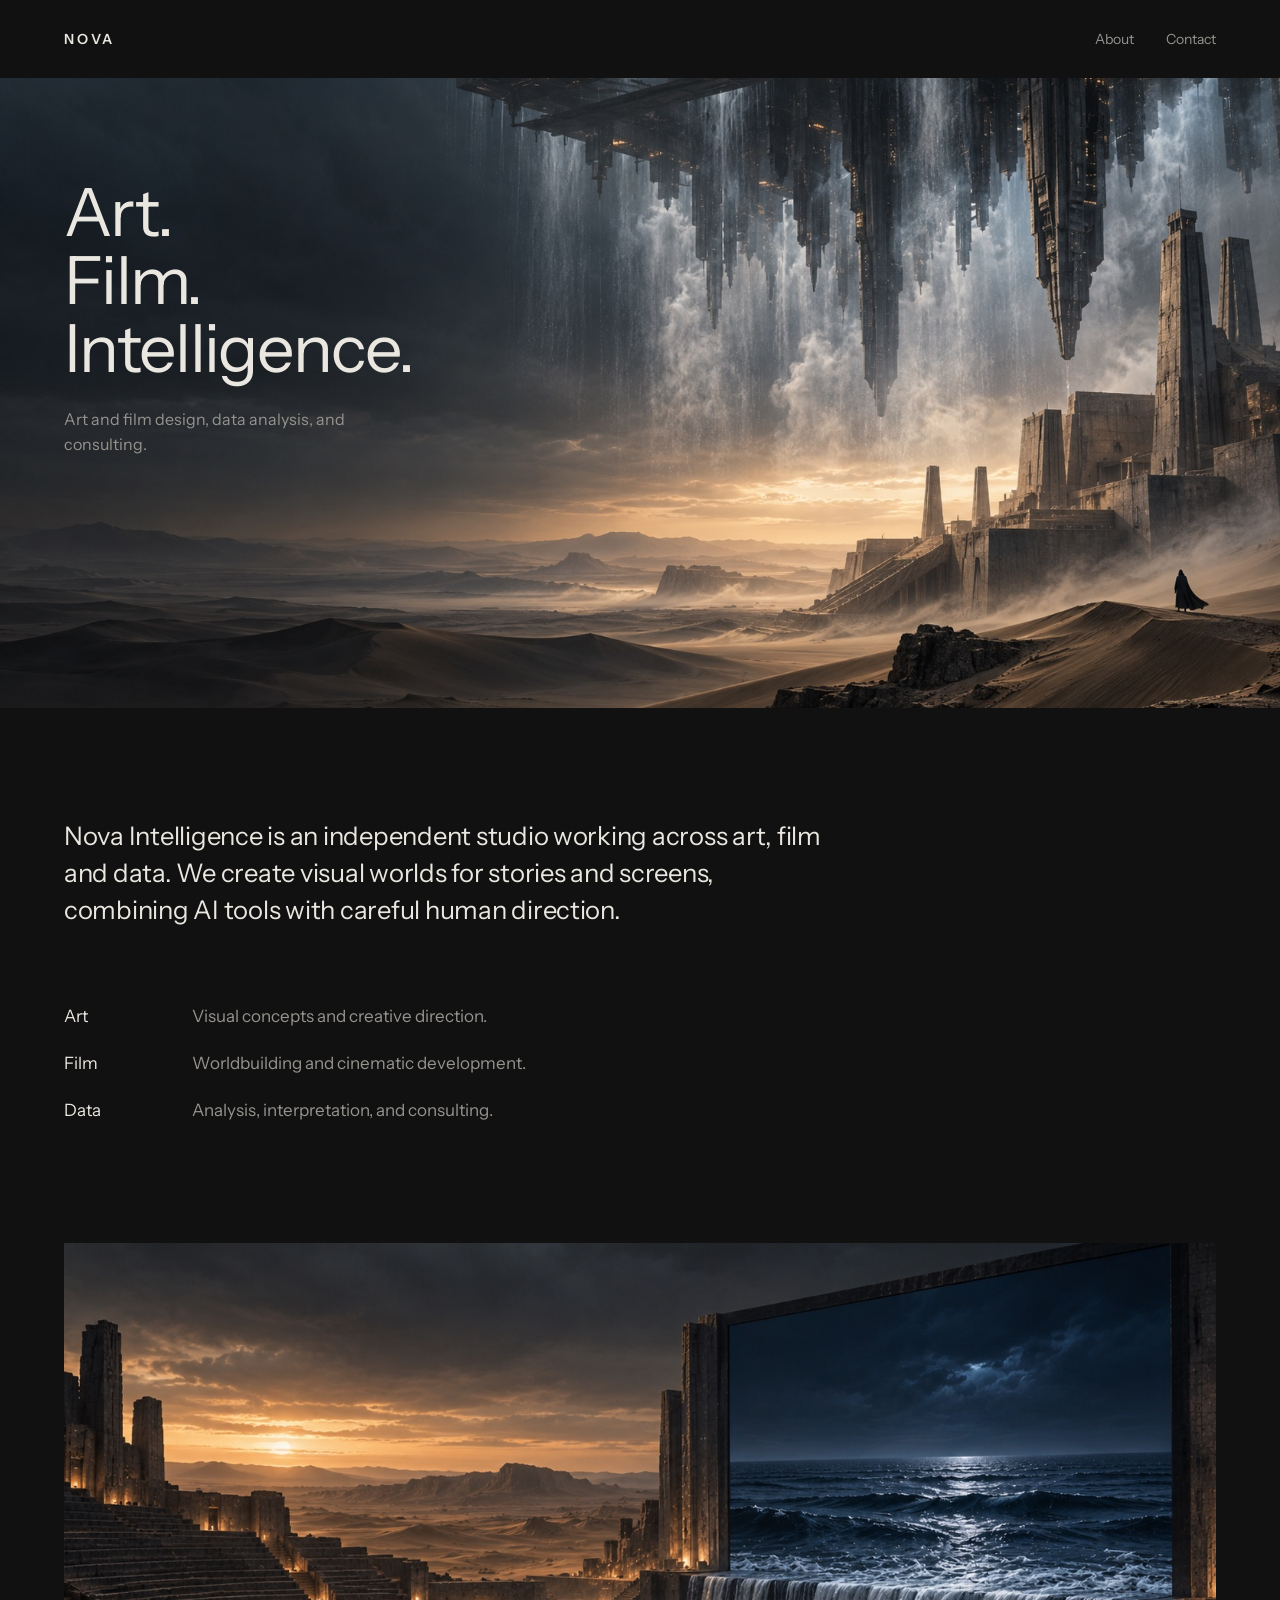
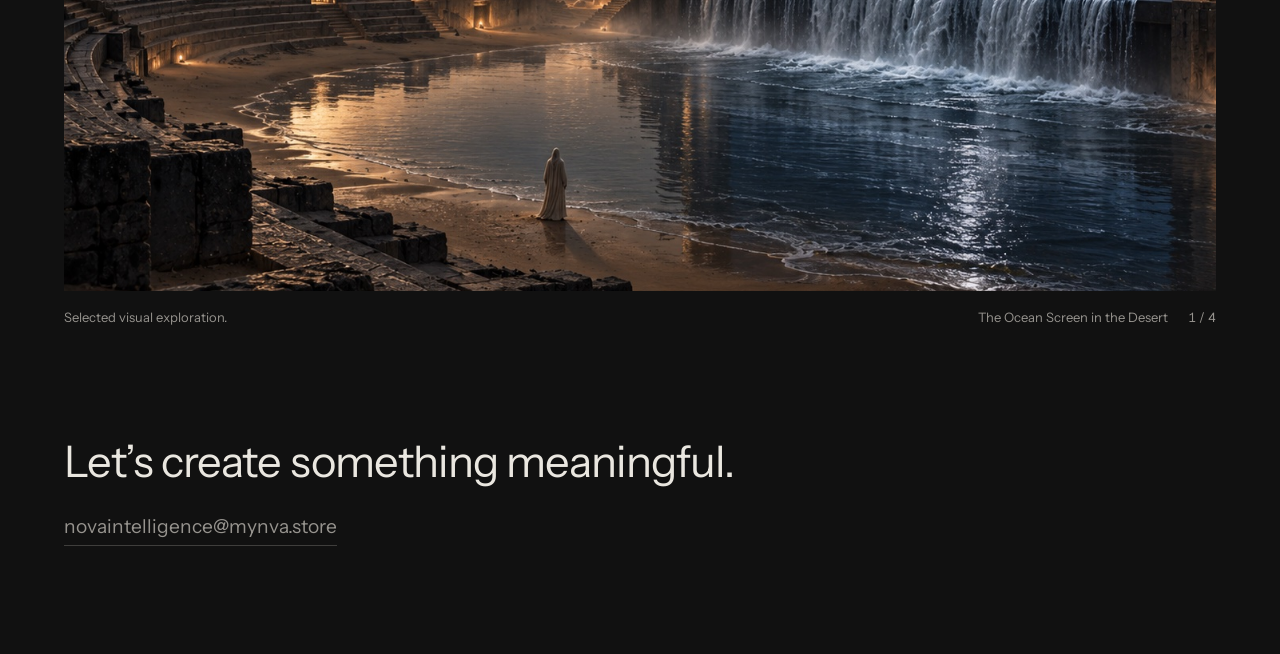
<file: index.html>
<!DOCTYPE html>
<html lang="en">
<head>
  <meta charset="utf-8">
  <meta name="viewport" content="width=device-width, initial-scale=1">
  <title>Nova Intelligence — Art. Film. Intelligence.</title>
  <meta name="description" content="Art and film design, data analysis, and consulting.">
  <meta property="og:title" content="Nova Intelligence">
  <meta property="og:description" content="Art. Film. Intelligence.">
  <meta property="og:url" content="https://mynva.store/">
  <meta property="og:type" content="website">
  <meta property="og:image" content="https://mynva.store/assets/img/inverted-rain-city.jpg">
  <meta name="theme-color" content="#111111">
  <link rel="icon" href="favicon.svg" type="image/svg+xml">
  <link rel="preconnect" href="https://fonts.googleapis.com">
  <link rel="preconnect" href="https://fonts.gstatic.com" crossorigin>
  <link href="https://fonts.googleapis.com/css2?family=Instrument+Sans:wght@400;500;600&display=swap" rel="stylesheet">
  <link rel="stylesheet" href="style.css?v=4">
</head>
<body>
  <header class="nav">
    <a class="brand" href="#top">NOVA</a>
    <nav aria-label="Main">
      <a href="#about">About</a>
      <a href="#contact">Contact</a>
    </nav>
  </header>

  <main id="top">
    <section class="hero">
      <img class="fade" src="assets/img/inverted-rain-city.jpg" width="1672" height="941" fetchpriority="high"
           alt="An upside-down city hangs from storm clouds above a desert, pouring rain; a cloaked figure stands on a dune before a stone citadel.">
      <div class="hero-text">
        <h1><span>Art.</span> <span>Film.</span> <span>Intelligence.</span></h1>
        <p>Art and film design, data analysis, and consulting.</p>
      </div>
    </section>

    <section class="about" id="about">
      <p class="intro">Nova Intelligence is an independent studio working across art, film and data. We create visual worlds for stories and screens, combining AI tools with careful human direction.</p>
      <dl class="services">
        <div><dt>Art</dt><dd>Visual concepts and creative direction.</dd></div>
        <div><dt>Film</dt><dd>Worldbuilding and cinematic development.</dd></div>
        <div><dt>Data</dt><dd>Analysis, interpretation, and consulting.</dd></div>
      </dl>
    </section>

    <!-- Gallery: on desktop the cursor's horizontal position slides through the images; on touch screens, swipe. -->
    <figure class="gallery">
      <div class="viewport fade" tabindex="0" role="region" aria-roledescription="carousel" aria-label="Selected visual exploration. Use the arrow keys to browse.">
        <div class="track">
          <div class="slide"><img src="assets/img/ocean-theatre.jpg" width="1672" height="941" loading="lazy" data-title="The Ocean Screen in the Desert"
               alt="A stone amphitheatre in the desert at dusk faces a giant frame holding a stormy ocean; the sea spills out as a waterfall onto the sand, where a lone hooded figure stands."></div>
          <div class="slide"><img src="assets/img/folded-rain-city.jpg" width="1672" height="941" loading="lazy" data-title="The Folded Rain City"
               alt="A rain-soaked city at night whose road curves up and folds into a vertical wall of towers, lit by warm lamps."></div>
          <div class="slide"><img src="assets/img/order-from-sand.jpg" width="1672" height="941" loading="lazy" data-title="Order Emerging from Sand"
               alt="A rippled sheet of sand floats between dark stone pillars, grains falling from its edges, with a desert sunset beyond."></div>
          <div class="slide"><img src="assets/img/fractured-stone.jpg" width="1672" height="940" loading="lazy" data-title="Civilization Within a Fractured Stone"
               alt="A broken stone resting on a plinth reveals a vast city of towers and bridges inside it."></div>
        </div>
      </div>
      <figcaption>
        <span>Selected visual exploration.</span>
        <span class="now" aria-live="polite"><span class="now-title">The Ocean Screen in the Desert</span><span class="now-count">1 / 4</span></span>
      </figcaption>
    </figure>

    <section class="contact" id="contact">
      <h2>Let’s create something meaningful.</h2>
      <a href="mailto:novaintelligence@mynva.store">novaintelligence@mynva.store</a>
    </section>
  </main>

  <script src="main.js?v=4"></script>
</body>
</html>
</file>
<file: style.css>
/* Nova Intelligence — a short art portfolio: two images, a lot of space, a few words.
   One sans-serif; hierarchy comes from size alone. */

:root {
  --bg: #111111;
  --text: #EAE7E0;
  --muted: #96938E;
  --font: "Instrument Sans", "Helvetica Neue", Arial, sans-serif;
  --pad: clamp(20px, 5vw, 72px);
  --gap: clamp(56px, 8.5vw, 128px); /* space between blocks: ~120px on desktop, ~56–72px on phones */
}

*, *::before, *::after { box-sizing: border-box; margin: 0; padding: 0; }
html { background: var(--bg); color: var(--text); -webkit-text-size-adjust: 100%; scroll-behavior: smooth; }
body { font-family: var(--font); font-size: 17px; line-height: 1.6; -webkit-font-smoothing: antialiased; }
img { display: block; max-width: 100%; height: auto; }
a { color: inherit; text-decoration: none; transition: color .3s ease, border-color .3s ease; }
h1, h2 { font-weight: 400; }
:focus-visible { outline: 1px solid var(--text); outline-offset: 4px; }
::selection { background: var(--text); color: var(--bg); }

/* navigation */
.nav { display: flex; align-items: center; justify-content: space-between; padding: 28px var(--pad); font-size: 14px; }
.brand { font-weight: 600; letter-spacing: .24em; }
.nav nav { display: flex; gap: 32px; }
.nav nav a { color: var(--muted); }
.nav nav a:hover { color: var(--text); }

/* first screen */
.hero { position: relative; height: 70vh; height: 70svh; min-height: 440px; overflow: hidden; }
.hero img { width: 100%; height: 100%; object-fit: cover; object-position: 50% 35%; }
.hero-text { position: absolute; left: var(--pad); top: 16%; max-width: 36%; }
.hero h1 { font-size: clamp(40px, 5.2vw, 80px); line-height: 1.02; letter-spacing: -.025em; }
.hero h1 span { display: block; }
.hero-text p { margin-top: 24px; max-width: 22em; font-size: 16px; color: var(--muted); }

/* studio */
.about { padding: var(--gap) var(--pad) 0; }
.intro { max-width: 30em; font-size: clamp(21px, 2vw, 28px); line-height: 1.45; letter-spacing: -.01em; }
.services { margin-top: clamp(40px, 5vw, 64px); max-width: 640px; }
.services div { display: grid; grid-template-columns: 112px 1fr; gap: 16px; padding: 10px 0; }
.services dd { color: var(--muted); }

/* gallery: the cursor slides the track (main.js); each image drifts slightly inside its frame for depth */
.gallery { padding: var(--gap) var(--pad) 0; }
.viewport { position: relative; overflow: hidden; aspect-ratio: 1672 / 941; background: #0c0c0c; }
.track { display: flex; gap: 16px; height: 100%; will-change: transform; }
.slide { position: relative; flex: 0 0 100%; height: 100%; overflow: hidden; }
.slide img { position: absolute; top: 0; left: -8%; width: 116%; max-width: none; height: 100%; object-fit: cover; will-change: transform; }
.gallery figcaption { display: flex; justify-content: space-between; gap: 16px; margin-top: 16px; font-size: 13px; color: var(--muted); }
.now { display: flex; gap: 20px; text-align: right; }
.now-count { font-variant-numeric: tabular-nums; }

/* touch screens: native swipe with snapping */
@media (hover: none), (pointer: coarse) {
  .viewport { overflow-x: auto; scroll-snap-type: x mandatory; overscroll-behavior-x: contain; scrollbar-width: none; }
  .viewport::-webkit-scrollbar { display: none; }
  .track { gap: 0; }
  .slide { scroll-snap-align: start; }
  .slide img { left: 0; width: 100%; }
}

/* contact */
.contact { padding: var(--gap) var(--pad); }
.contact h2 { font-size: clamp(28px, 3.4vw, 48px); line-height: 1.15; letter-spacing: -.02em; }
.contact a { display: inline-block; margin-top: 24px; padding-bottom: 3px; font-size: clamp(17px, 1.5vw, 21px); color: var(--muted); border-bottom: 1px solid rgba(150, 147, 142, .35); }
.contact a:hover { color: var(--text); border-color: var(--text); }

/* motion: images fade in slowly */
.js .fade { opacity: 0; transition: opacity 1.8s ease; }
.js .fade.in { opacity: 1; }

/* 404 */
.lost { padding: var(--gap) var(--pad); }
.lost h1 { font-size: clamp(36px, 5vw, 72px); line-height: 1.05; letter-spacing: -.025em; }
.lost p { margin-top: 20px; color: var(--muted); }
.lost a { display: inline-block; margin-top: 28px; border-bottom: 1px solid rgba(150, 147, 142, .35); }
.lost a:hover { border-color: var(--text); }

/* phones: the image is cropped tall, so the words move below it */
@media (max-width: 760px) {
  .nav { padding-top: 22px; padding-bottom: 22px; }
  .nav nav { gap: 24px; }
  .hero { height: auto; min-height: 0; overflow: visible; }
  .hero img { height: 58svh; min-height: 360px; object-position: 70% 50%; }
  .hero-text { position: static; max-width: none; padding: 40px var(--pad) 0; }
  .hero h1 span { display: inline; }
  .services div { grid-template-columns: 72px 1fr; }
  .gallery figcaption { flex-direction: column; gap: 4px; }
  .now { justify-content: space-between; text-align: left; }
}
@media (prefers-reduced-motion: reduce) {
  html { scroll-behavior: auto; }
  .js .fade { opacity: 1; transition: none; }
}
</file>
